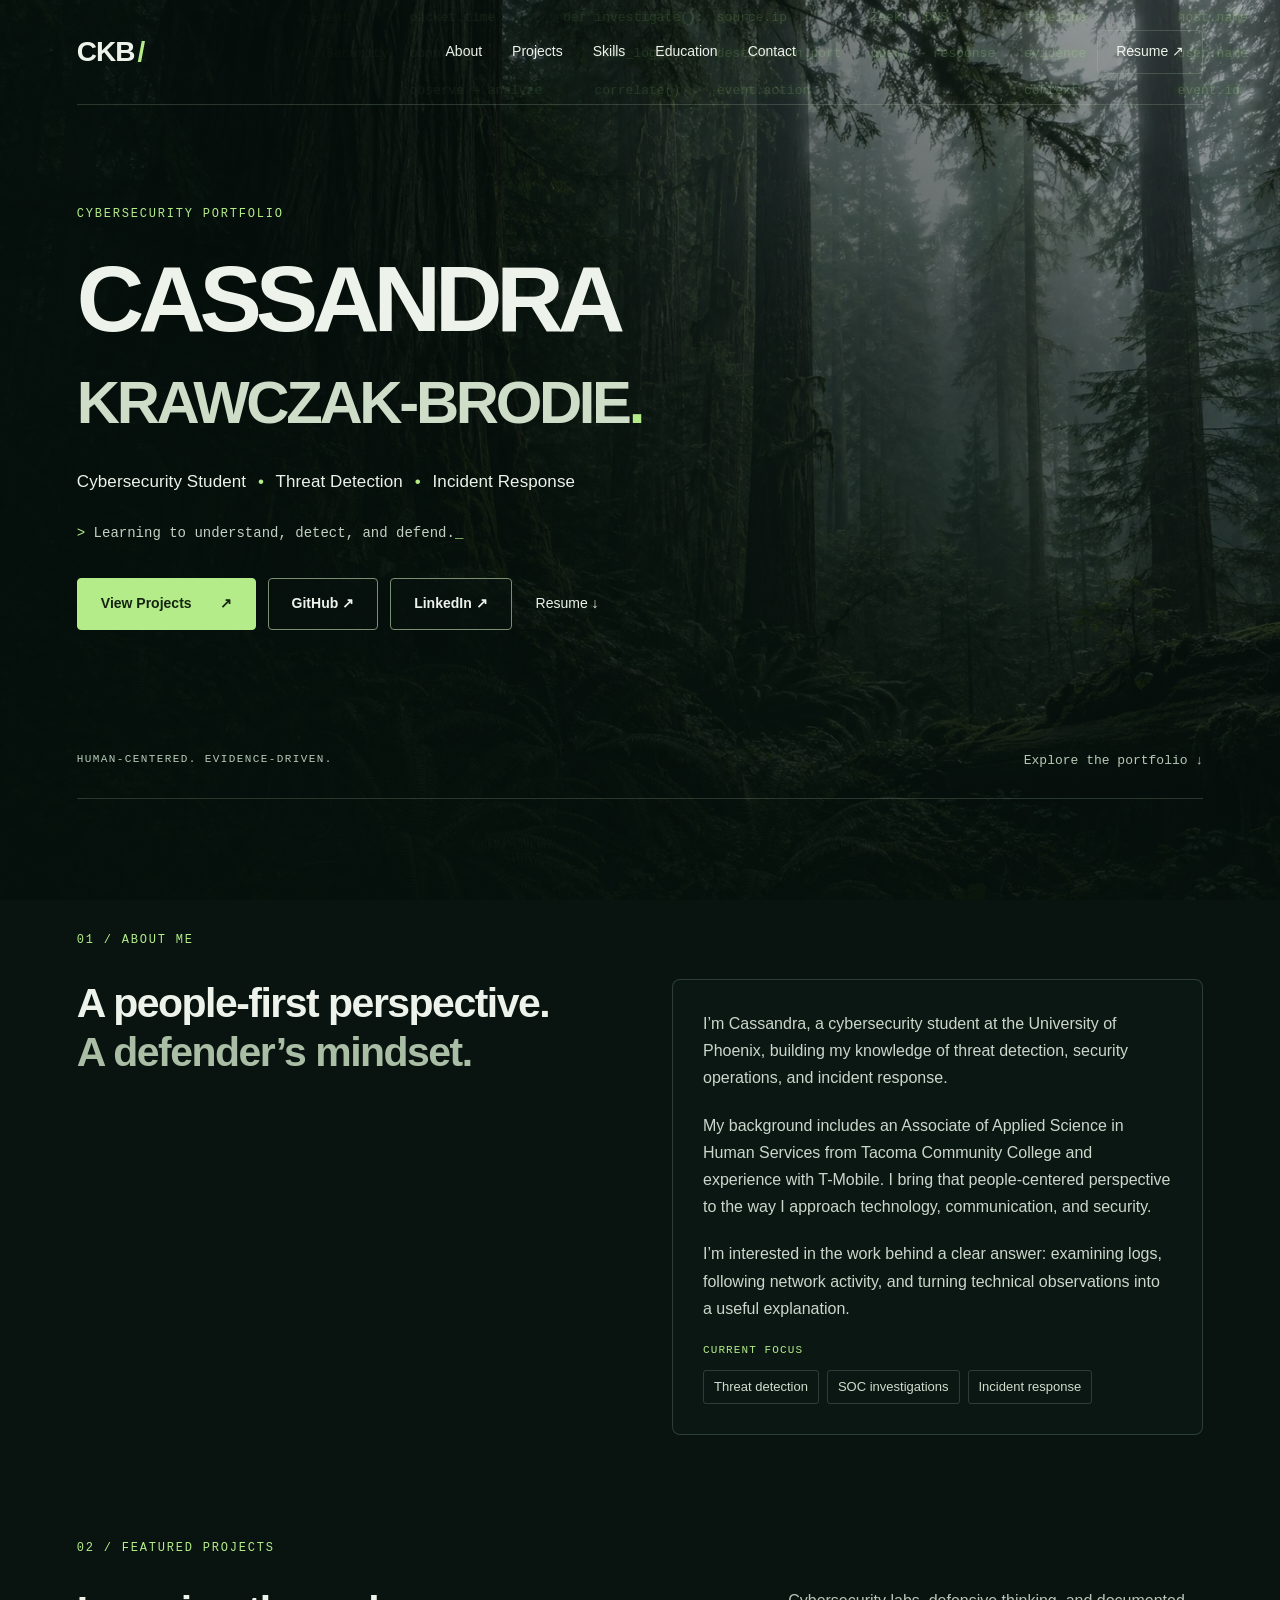
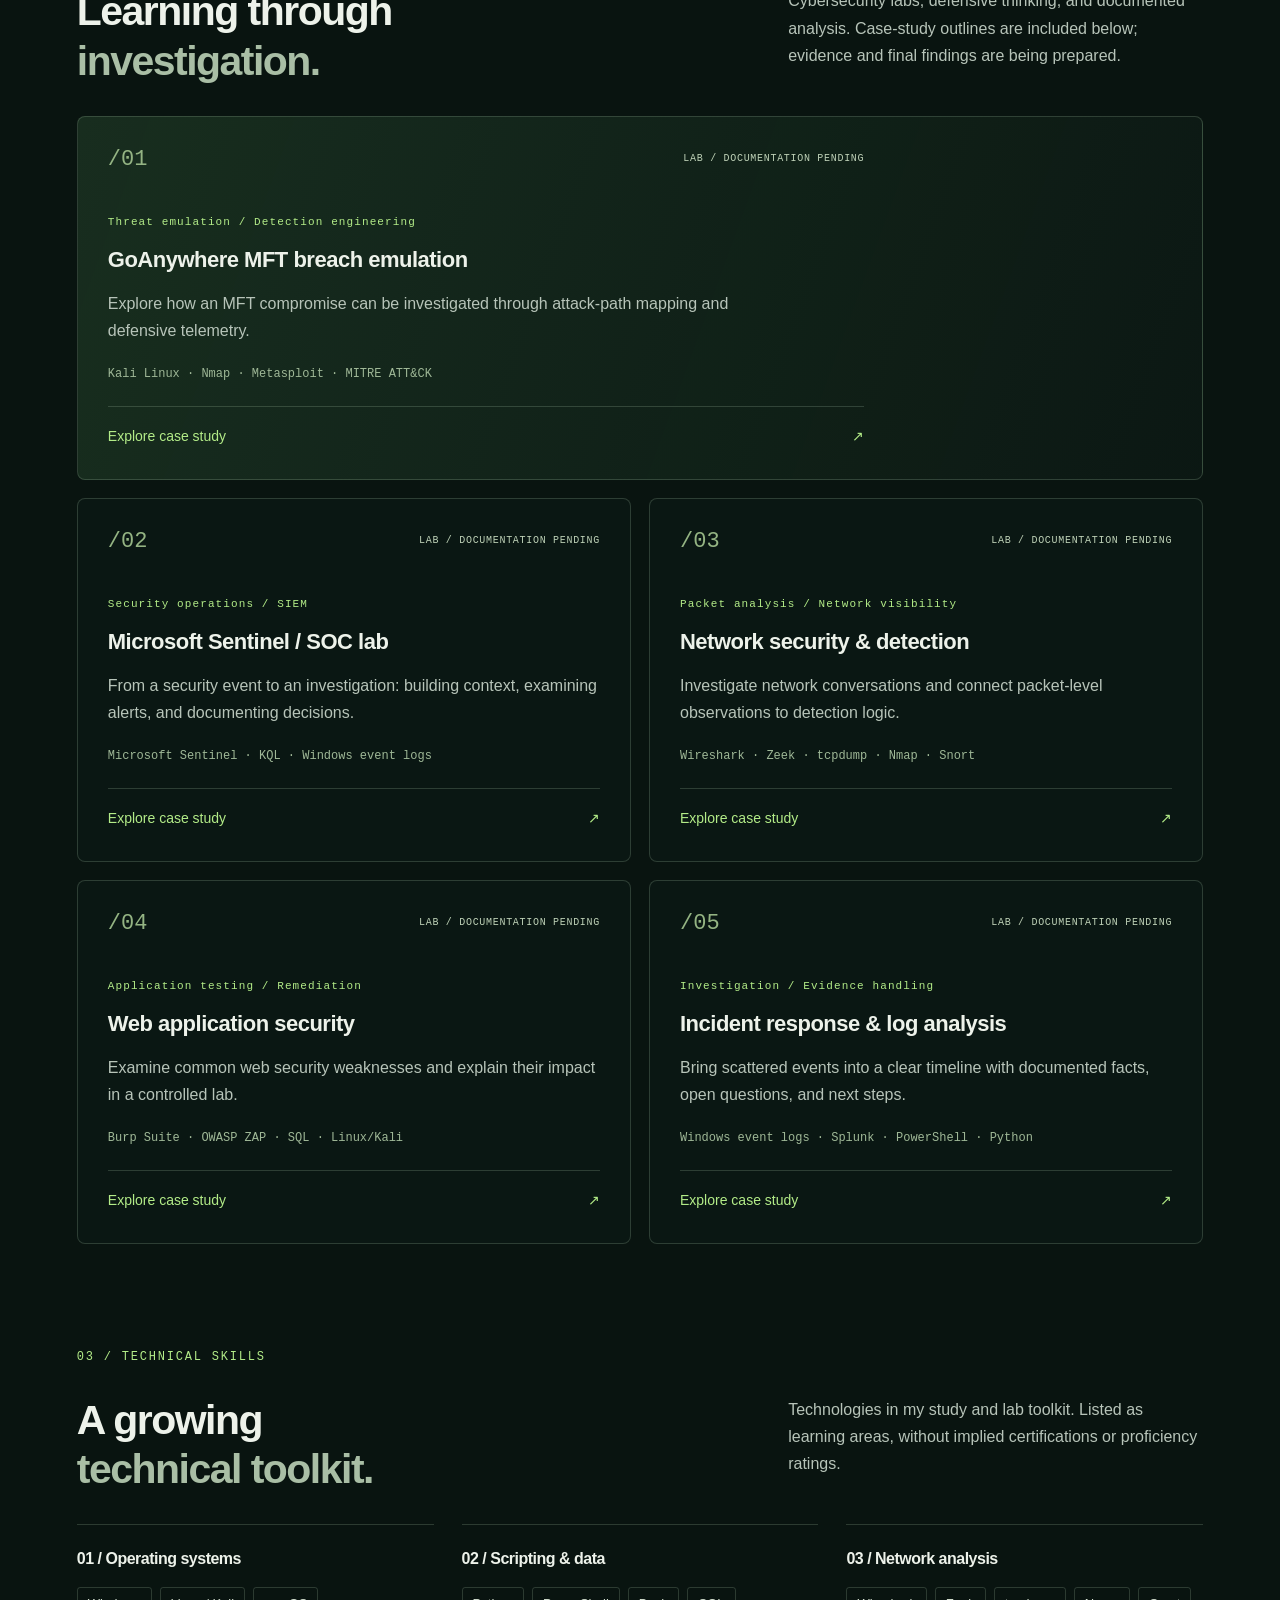
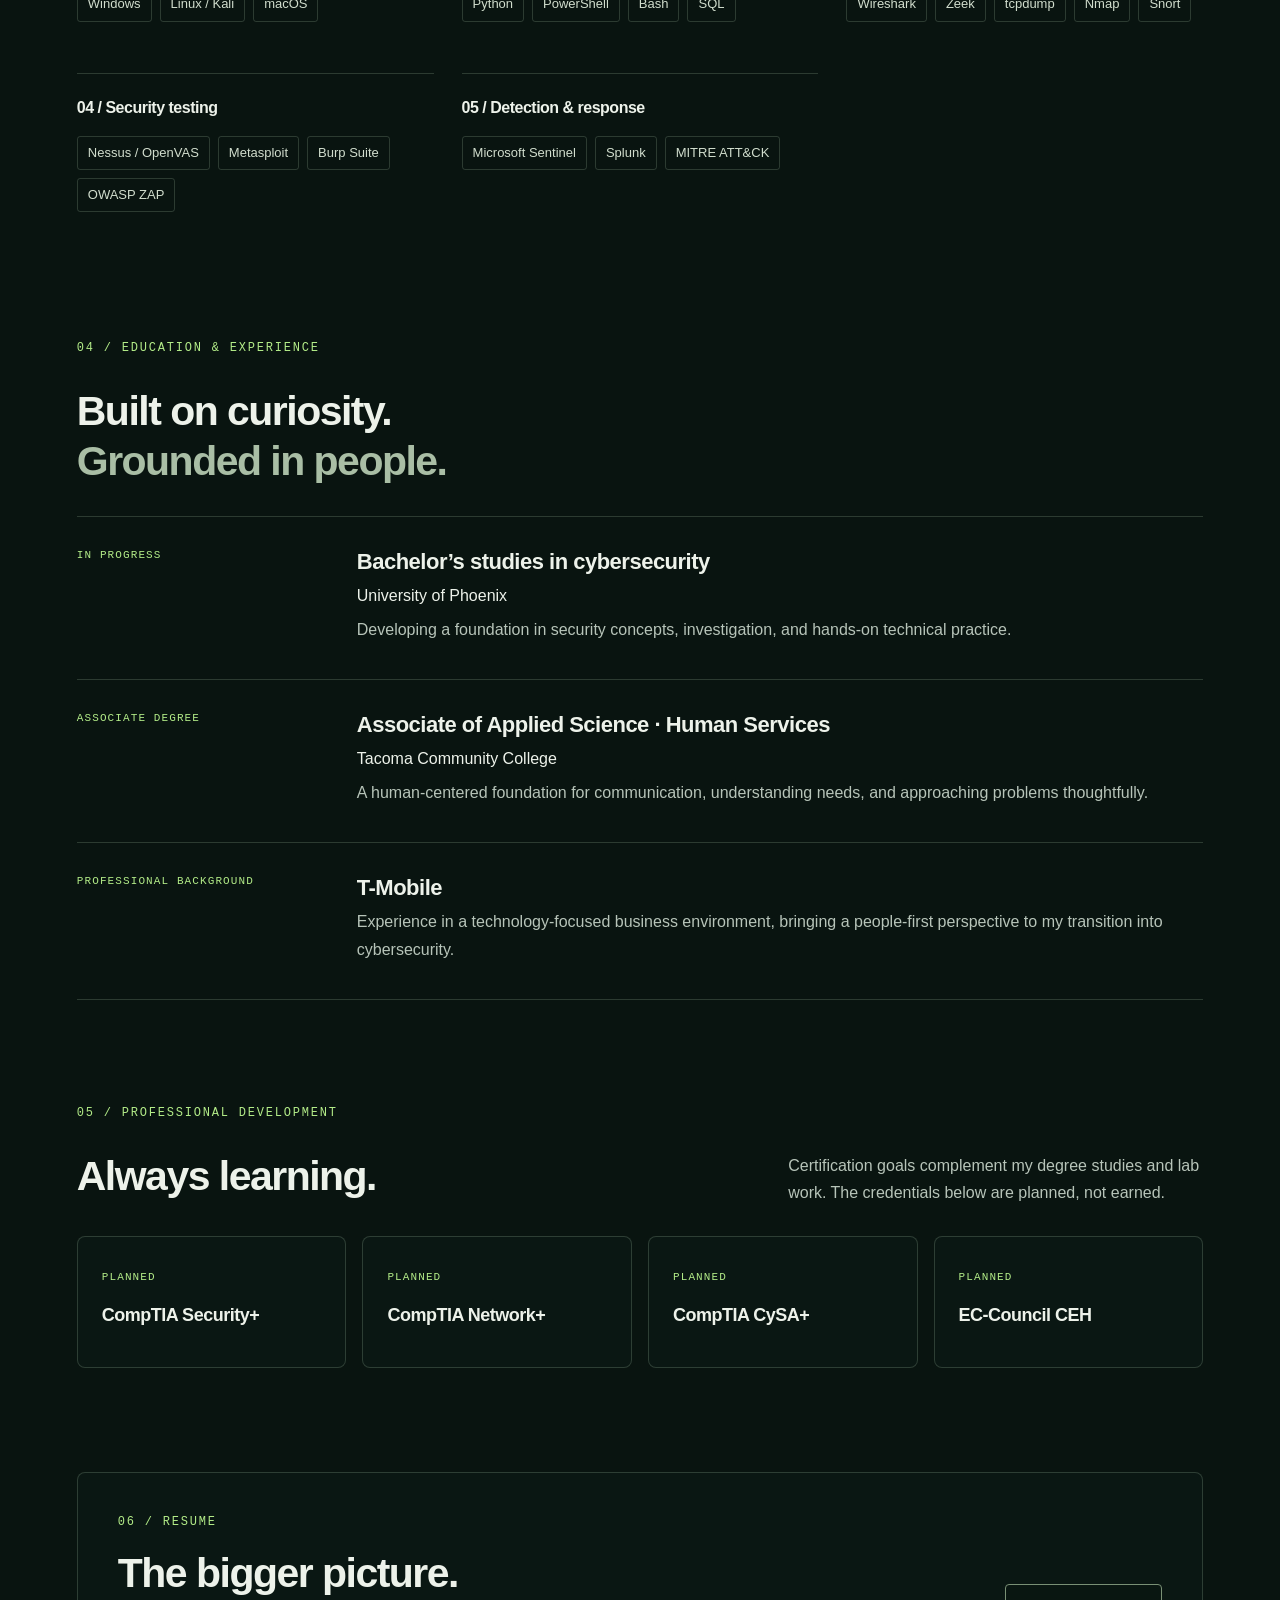
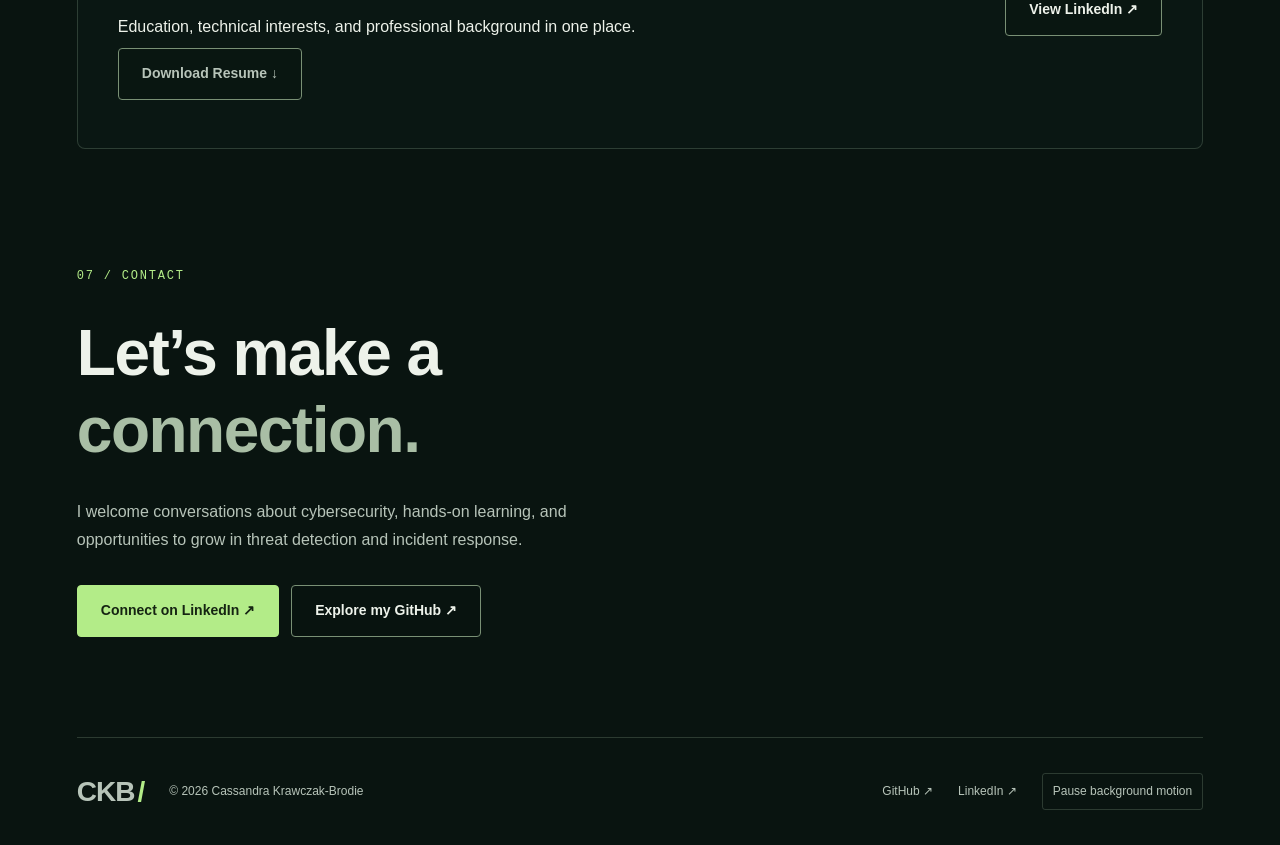
<file: index.html>
<!doctype html><html lang="en"><head><meta charset="utf-8"><meta name="viewport" content="width=device-width,initial-scale=1"><meta name="theme-color" content="#091410"><meta name="description" content="Cassandra Krawczak-Brodie — cybersecurity student focused on threat detection, incident response, and hands-on security learning."><title>Cybersecurity Portfolio | Cassandra Krawczak-Brodie</title><link rel="icon" href="assets/favicon.svg" type="image/svg+xml"><link rel="stylesheet" href="assets/css/style.css"><script src="assets/js/main.js" defer></script></head><body><a class="skip" href="#main">Skip to content</a><div class="forest" aria-hidden="true"></div><div class="code-rain" aria-hidden="true"></div><header class="header wrap"><a class="brand" href="#" aria-label="Cassandra Krawczak-Brodie home">CKB<span>/</span></a><nav aria-label="Main navigation"><a href="#about">About</a><a href="#projects">Projects</a><a href="#skills">Skills</a><a href="#education">Education</a><a href="#contact">Contact</a></nav><a class="nav-resume" href="#resume">Resume ↗</a></header><main id="main"><section class="hero wrap"><p class="eyebrow">CYBERSECURITY PORTFOLIO</p><h1>CASSANDRA<br><span class="surname">KRAWCZAK-<wbr>BRODIE</span><span class="period">.</span></h1><p class="hero-role">Cybersecurity Student <b>•</b> Threat Detection <b>•</b> Incident Response</p><p class="terminal"><span>&gt;</span> Learning to understand, detect, and defend.<span class="cursor" aria-hidden="true">_</span></p><div class="actions"><a class="button primary" href="#projects">View Projects <span>↗</span></a><a class="button" href="https://github.com/cassandrak-cyber?tab=repositories">GitHub ↗</a><a class="button" href="https://www.linkedin.com/in/cassandra-hopkins-14a572345/">LinkedIn ↗</a><a class="text-button" href="#resume">Resume ↓</a></div><div class="hero-bottom"><span>HUMAN-CENTERED. EVIDENCE-DRIVEN.</span><a href="#about">Explore the portfolio ↓</a></div></section>
<section id="about" class="section wrap"><div class="section-label">01 / ABOUT ME</div><div class="about-grid"><h2>A people-first perspective.<br><em>A defender’s mindset.</em></h2><div class="panel about-copy"><p>I’m Cassandra, a cybersecurity student at the University of Phoenix, building my knowledge of threat detection, security operations, and incident response.</p><p>My background includes an Associate of Applied Science in Human Services from Tacoma Community College and experience with T-Mobile. I bring that people-centered perspective to the way I approach technology, communication, and security.</p><p>I’m interested in the work behind a clear answer: examining logs, following network activity, and turning technical observations into a useful explanation.</p><div class="mini-label">CURRENT FOCUS</div><div class="tags"><span>Threat detection</span><span>SOC investigations</span><span>Incident response</span></div></div></div></section>
<section id="projects" class="section wrap"><div class="section-label">02 / FEATURED PROJECTS</div><div class="section-heading"><h2>Learning through<br><em>investigation.</em></h2><p>Cybersecurity labs, defensive thinking, and documented analysis. Case-study outlines are included below; evidence and final findings are being prepared.</p></div><div class="project-grid"><article class="panel project featured"><div class="project-top"><span class="project-number">/01</span><span class="status">LAB / DOCUMENTATION PENDING</span></div><div class="mini-label">Threat emulation / Detection engineering</div><h3>GoAnywhere MFT breach emulation</h3><p>Explore how an MFT compromise can be investigated through attack-path mapping and defensive telemetry.</p><p class="tool-line">Kali Linux · Nmap · Metasploit · MITRE ATT&CK</p><a class="project-link" href="projects/goanywhere.html">Explore case study <span>↗</span></a></article><article class="panel project "><div class="project-top"><span class="project-number">/02</span><span class="status">LAB / DOCUMENTATION PENDING</span></div><div class="mini-label">Security operations / SIEM</div><h3>Microsoft Sentinel / SOC lab</h3><p>From a security event to an investigation: building context, examining alerts, and documenting decisions.</p><p class="tool-line">Microsoft Sentinel · KQL · Windows event logs</p><a class="project-link" href="projects/sentinel.html">Explore case study <span>↗</span></a></article><article class="panel project "><div class="project-top"><span class="project-number">/03</span><span class="status">LAB / DOCUMENTATION PENDING</span></div><div class="mini-label">Packet analysis / Network visibility</div><h3>Network security & detection</h3><p>Investigate network conversations and connect packet-level observations to detection logic.</p><p class="tool-line">Wireshark · Zeek · tcpdump · Nmap · Snort</p><a class="project-link" href="projects/network.html">Explore case study <span>↗</span></a></article><article class="panel project "><div class="project-top"><span class="project-number">/04</span><span class="status">LAB / DOCUMENTATION PENDING</span></div><div class="mini-label">Application testing / Remediation</div><h3>Web application security</h3><p>Examine common web security weaknesses and explain their impact in a controlled lab.</p><p class="tool-line">Burp Suite · OWASP ZAP · SQL · Linux/Kali</p><a class="project-link" href="projects/web-security.html">Explore case study <span>↗</span></a></article><article class="panel project "><div class="project-top"><span class="project-number">/05</span><span class="status">LAB / DOCUMENTATION PENDING</span></div><div class="mini-label">Investigation / Evidence handling</div><h3>Incident response & log analysis</h3><p>Bring scattered events into a clear timeline with documented facts, open questions, and next steps.</p><p class="tool-line">Windows event logs · Splunk · PowerShell · Python</p><a class="project-link" href="projects/incident-response.html">Explore case study <span>↗</span></a></article></div></section><section id="skills" class="section wrap"><div class="section-label">03 / TECHNICAL SKILLS</div><div class="section-heading"><h2>A growing<br><em>technical toolkit.</em></h2><p>Technologies in my study and lab toolkit. Listed as learning areas, without implied certifications or proficiency ratings.</p></div><div class="skills-grid"><div class="skill-group"><h3>01 / Operating systems</h3><div class="tags"><span>Windows</span><span>Linux / Kali</span><span>macOS</span></div></div><div class="skill-group"><h3>02 / Scripting & data</h3><div class="tags"><span>Python</span><span>PowerShell</span><span>Bash</span><span>SQL</span></div></div><div class="skill-group"><h3>03 / Network analysis</h3><div class="tags"><span>Wireshark</span><span>Zeek</span><span>tcpdump</span><span>Nmap</span><span>Snort</span></div></div><div class="skill-group"><h3>04 / Security testing</h3><div class="tags"><span>Nessus / OpenVAS</span><span>Metasploit</span><span>Burp Suite</span><span>OWASP ZAP</span></div></div><div class="skill-group"><h3>05 / Detection & response</h3><div class="tags"><span>Microsoft Sentinel</span><span>Splunk</span><span>MITRE ATT&CK</span></div></div></div></section><section id="education" class="section wrap"><div class="section-label">04 / EDUCATION & EXPERIENCE</div><h2>Built on curiosity.<br><em>Grounded in people.</em></h2><div class="timeline"><article><span class="mini-label">IN PROGRESS</span><div><h3>Bachelor’s studies in cybersecurity</h3><p>University of Phoenix</p><p class="muted">Developing a foundation in security concepts, investigation, and hands-on technical practice.</p></div></article><article><span class="mini-label">ASSOCIATE DEGREE</span><div><h3>Associate of Applied Science · Human Services</h3><p>Tacoma Community College</p><p class="muted">A human-centered foundation for communication, understanding needs, and approaching problems thoughtfully.</p></div></article><article><span class="mini-label">PROFESSIONAL BACKGROUND</span><div><h3>T-Mobile</h3><p class="muted">Experience in a technology-focused business environment, bringing a people-first perspective to my transition into cybersecurity.</p></div></article></div></section>
<section id="certifications" class="section wrap"><div class="section-label">05 / PROFESSIONAL DEVELOPMENT</div><div class="section-heading"><h2>Always learning.</h2><p>Certification goals complement my degree studies and lab work. The credentials below are planned, not earned.</p></div><div class="certs"><div class="panel cert"><span class="mini-label">PLANNED</span><h3>CompTIA Security+</h3></div><div class="panel cert"><span class="mini-label">PLANNED</span><h3>CompTIA Network+</h3></div><div class="panel cert"><span class="mini-label">PLANNED</span><h3>CompTIA CySA+</h3></div><div class="panel cert"><span class="mini-label">PLANNED</span><h3>EC-Council CEH</h3></div></div></section><section id="resume" class="section wrap"><div class="panel resume"><div><div class="section-label">06 / RESUME</div><h2>The bigger picture.</h2><p>Education, technical interests, and professional background in one place.</p><p class="muted"> <a class="button" href="assets/Cassandra-Krawczak-Brodie-Resume.pdf" download>Download Resume ↓</a> </p></div><a class="button" href="https://www.linkedin.com/in/cassandra-hopkins-14a572345/">View LinkedIn ↗</a></div></section><section id="contact" class="section wrap contact"><div class="section-label">07 / CONTACT</div><h2>Let’s make a<br><em>connection.</em></h2><p>I welcome conversations about cybersecurity, hands-on learning, and opportunities to grow in threat detection and incident response.</p><div class="actions"><a class="button primary" href="https://www.linkedin.com/in/cassandra-hopkins-14a572345/">Connect on LinkedIn ↗</a><a class="button" href="https://github.com/cassandrak-cyber?tab=repositories">Explore my GitHub ↗</a></div></section></main><footer class="wrap"><a class="brand" href="index.html">CKB<span>/</span></a><p>© <span data-year>2026</span> Cassandra Krawczak-Brodie</p><a href="https://github.com/cassandrak-cyber?tab=repositories">GitHub ↗</a><a href="https://www.linkedin.com/in/cassandra-hopkins-14a572345/">LinkedIn ↗</a><button class="motion" hidden type="button" aria-pressed="false">Pause background motion</button></footer></body></html>
</file>
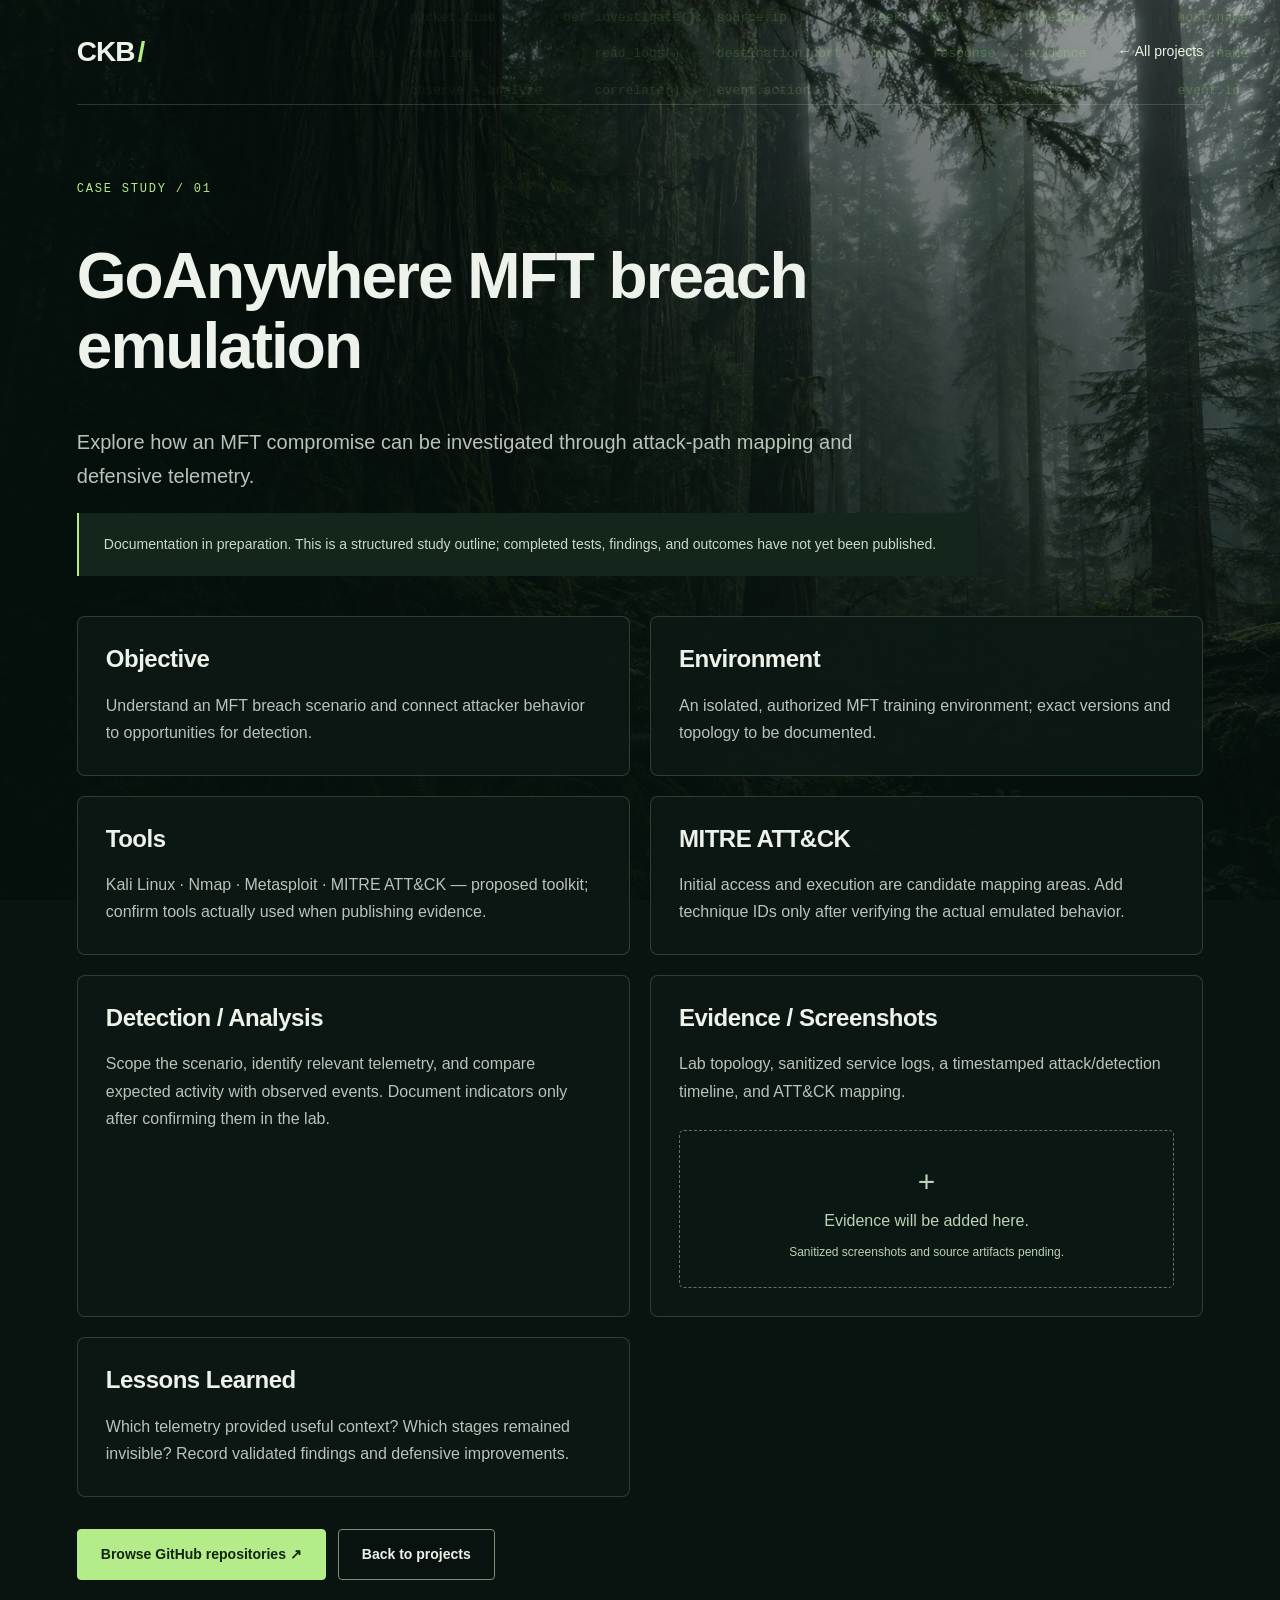
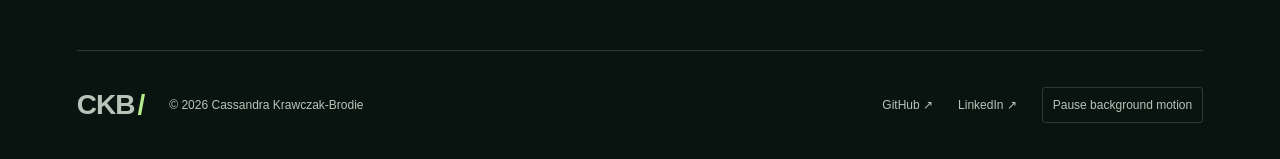
<file: projects/goanywhere.html>
<!doctype html><html lang="en"><head><meta charset="utf-8"><meta name="viewport" content="width=device-width,initial-scale=1"><meta name="theme-color" content="#091410"><meta name="description" content="Cassandra Krawczak-Brodie — cybersecurity student focused on threat detection, incident response, and hands-on security learning."><title>GoAnywhere MFT breach emulation | Cassandra Krawczak-Brodie</title><link rel="icon" href="../assets/favicon.svg" type="image/svg+xml"><link rel="stylesheet" href="../assets/css/style.css"><script src="../assets/js/main.js" defer></script></head><body><a class="skip" href="#main">Skip to content</a><div class="forest" aria-hidden="true"></div><div class="code-rain" aria-hidden="true"></div><header class="header wrap"><a class="brand" href="../index.html">CKB<span>/</span></a><a class="back" href="../index.html#projects">← All projects</a></header><main id="main" class="wrap case"><p class="eyebrow">CASE STUDY / 01</p><h1>GoAnywhere MFT breach emulation</h1><p class="case-intro">Explore how an MFT compromise can be investigated through attack-path mapping and defensive telemetry.</p><p class="notice">Documentation in preparation. This is a structured study outline; completed tests, findings, and outcomes have not yet been published.</p><div class="case-grid"><section class="panel case-block"><h2>Objective</h2><p>Understand an MFT breach scenario and connect attacker behavior to opportunities for detection.</p></section><section class="panel case-block"><h2>Environment</h2><p>An isolated, authorized MFT training environment; exact versions and topology to be documented.</p></section><section class="panel case-block"><h2>Tools</h2><p>Kali Linux · Nmap · Metasploit · MITRE ATT&CK — proposed toolkit; confirm tools actually used when publishing evidence.</p></section><section class="panel case-block"><h2>MITRE ATT&CK</h2><p>Initial access and execution are candidate mapping areas. Add technique IDs only after verifying the actual emulated behavior.</p></section><section class="panel case-block"><h2>Detection / Analysis</h2><p>Scope the scenario, identify relevant telemetry, and compare expected activity with observed events. Document indicators only after confirming them in the lab.</p></section><section class="panel case-block"><h2>Evidence / Screenshots</h2><p>Lab topology, sanitized service logs, a timestamped attack/detection timeline, and ATT&CK mapping.</p><div class="evidence-placeholder"><span>+</span> Evidence will be added here.<small>Sanitized screenshots and source artifacts pending.</small></div></section><section class="panel case-block"><h2>Lessons Learned</h2><p>Which telemetry provided useful context? Which stages remained invisible? Record validated findings and defensive improvements.</p></section></div><div class="actions"><a class="button primary" href="https://github.com/cassandrak-cyber?tab=repositories">Browse GitHub repositories ↗</a><a class="button" href="../index.html#projects">Back to projects</a></div></main><footer class="wrap"><a class="brand" href="../index.html">CKB<span>/</span></a><p>© <span data-year>2026</span> Cassandra Krawczak-Brodie</p><a href="https://github.com/cassandrak-cyber?tab=repositories">GitHub ↗</a><a href="https://www.linkedin.com/in/cassandra-hopkins-14a572345/">LinkedIn ↗</a><button class="motion" hidden type="button" aria-pressed="false">Pause background motion</button></footer></body></html>
</file>
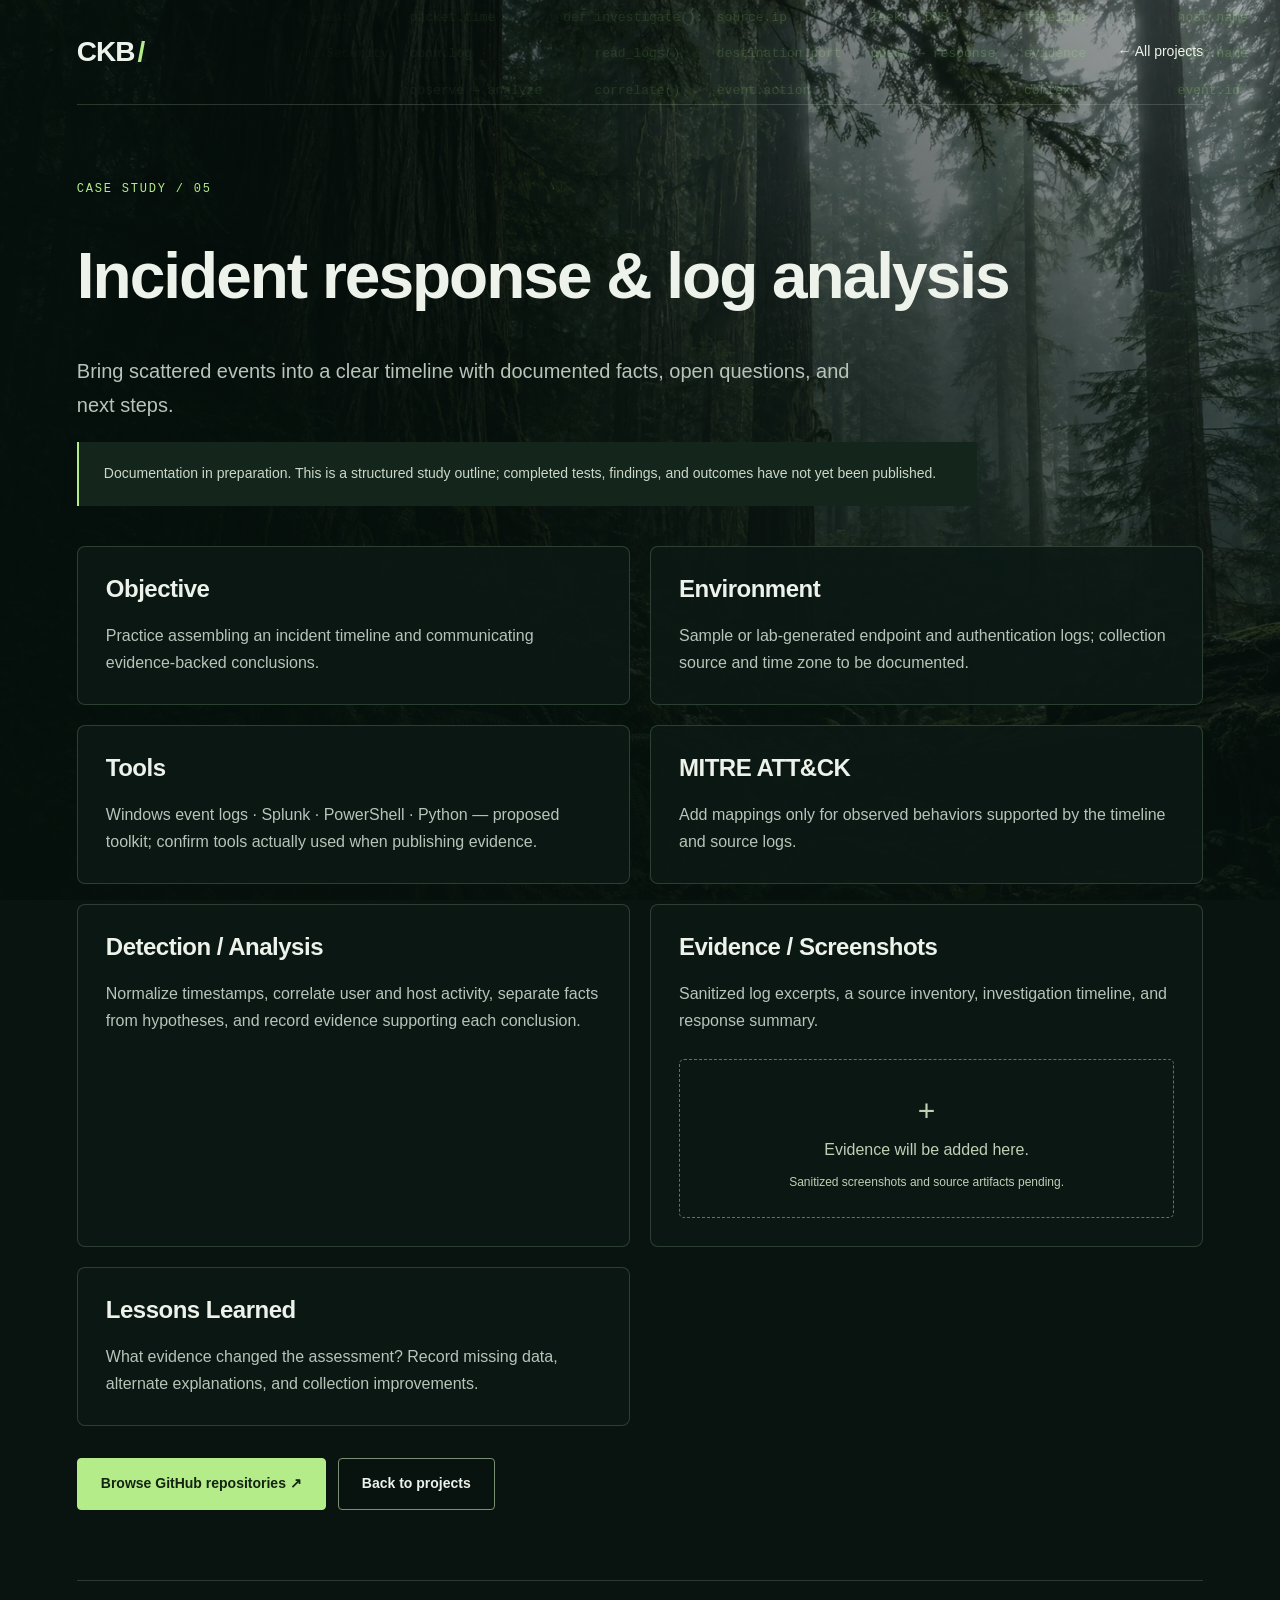
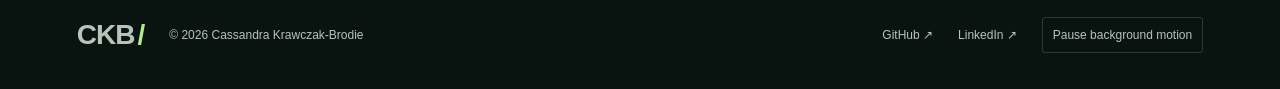
<file: projects/incident-response.html>
<!doctype html><html lang="en"><head><meta charset="utf-8"><meta name="viewport" content="width=device-width,initial-scale=1"><meta name="theme-color" content="#091410"><meta name="description" content="Cassandra Krawczak-Brodie — cybersecurity student focused on threat detection, incident response, and hands-on security learning."><title>Incident response & log analysis | Cassandra Krawczak-Brodie</title><link rel="icon" href="../assets/favicon.svg" type="image/svg+xml"><link rel="stylesheet" href="../assets/css/style.css"><script src="../assets/js/main.js" defer></script></head><body><a class="skip" href="#main">Skip to content</a><div class="forest" aria-hidden="true"></div><div class="code-rain" aria-hidden="true"></div><header class="header wrap"><a class="brand" href="../index.html">CKB<span>/</span></a><a class="back" href="../index.html#projects">← All projects</a></header><main id="main" class="wrap case"><p class="eyebrow">CASE STUDY / 05</p><h1>Incident response & log analysis</h1><p class="case-intro">Bring scattered events into a clear timeline with documented facts, open questions, and next steps.</p><p class="notice">Documentation in preparation. This is a structured study outline; completed tests, findings, and outcomes have not yet been published.</p><div class="case-grid"><section class="panel case-block"><h2>Objective</h2><p>Practice assembling an incident timeline and communicating evidence-backed conclusions.</p></section><section class="panel case-block"><h2>Environment</h2><p>Sample or lab-generated endpoint and authentication logs; collection source and time zone to be documented.</p></section><section class="panel case-block"><h2>Tools</h2><p>Windows event logs · Splunk · PowerShell · Python — proposed toolkit; confirm tools actually used when publishing evidence.</p></section><section class="panel case-block"><h2>MITRE ATT&CK</h2><p>Add mappings only for observed behaviors supported by the timeline and source logs.</p></section><section class="panel case-block"><h2>Detection / Analysis</h2><p>Normalize timestamps, correlate user and host activity, separate facts from hypotheses, and record evidence supporting each conclusion.</p></section><section class="panel case-block"><h2>Evidence / Screenshots</h2><p>Sanitized log excerpts, a source inventory, investigation timeline, and response summary.</p><div class="evidence-placeholder"><span>+</span> Evidence will be added here.<small>Sanitized screenshots and source artifacts pending.</small></div></section><section class="panel case-block"><h2>Lessons Learned</h2><p>What evidence changed the assessment? Record missing data, alternate explanations, and collection improvements.</p></section></div><div class="actions"><a class="button primary" href="https://github.com/cassandrak-cyber?tab=repositories">Browse GitHub repositories ↗</a><a class="button" href="../index.html#projects">Back to projects</a></div></main><footer class="wrap"><a class="brand" href="../index.html">CKB<span>/</span></a><p>© <span data-year>2026</span> Cassandra Krawczak-Brodie</p><a href="https://github.com/cassandrak-cyber?tab=repositories">GitHub ↗</a><a href="https://www.linkedin.com/in/cassandra-hopkins-14a572345/">LinkedIn ↗</a><button class="motion" hidden type="button" aria-pressed="false">Pause background motion</button></footer></body></html>
</file>
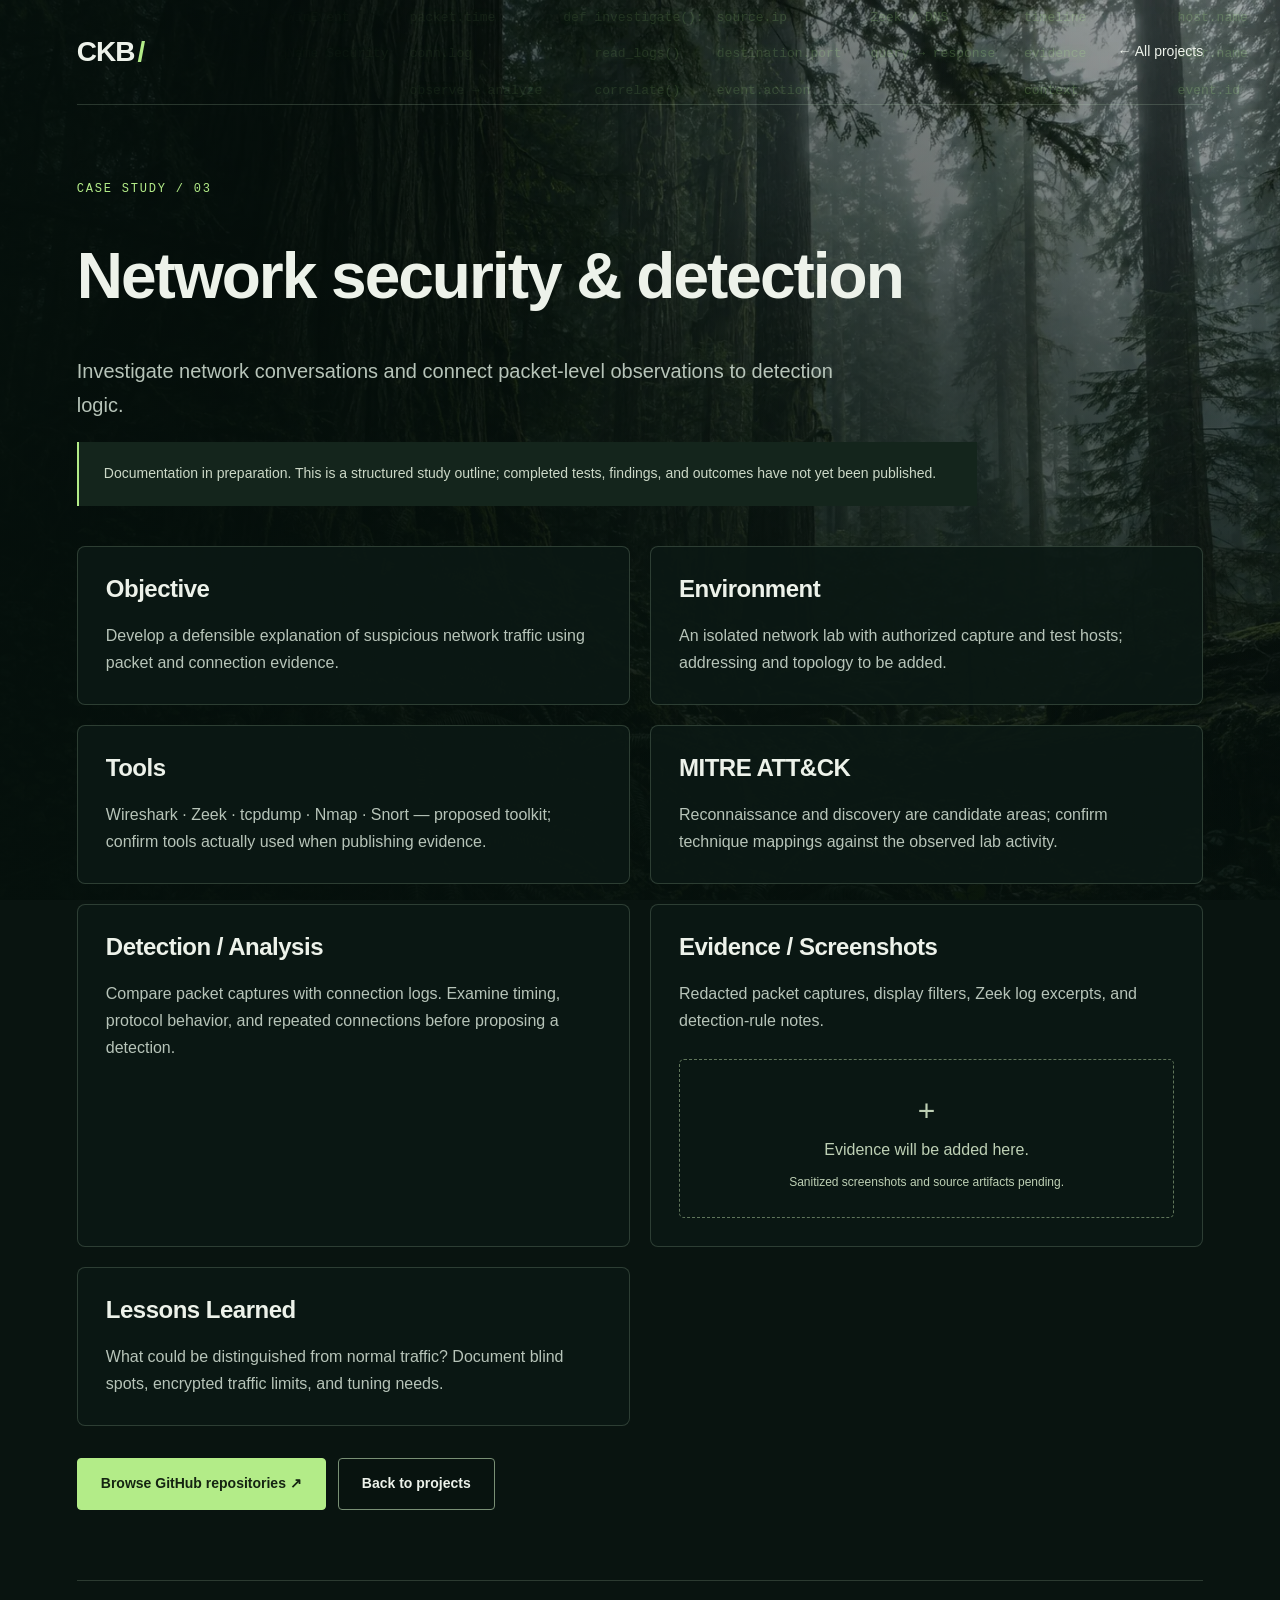
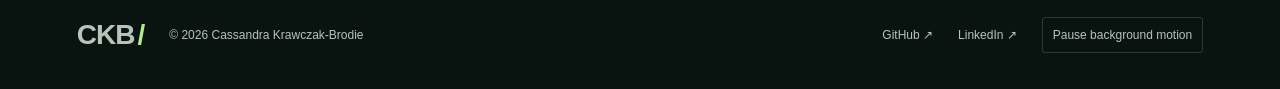
<file: projects/network.html>
<!doctype html><html lang="en"><head><meta charset="utf-8"><meta name="viewport" content="width=device-width,initial-scale=1"><meta name="theme-color" content="#091410"><meta name="description" content="Cassandra Krawczak-Brodie — cybersecurity student focused on threat detection, incident response, and hands-on security learning."><title>Network security & detection | Cassandra Krawczak-Brodie</title><link rel="icon" href="../assets/favicon.svg" type="image/svg+xml"><link rel="stylesheet" href="../assets/css/style.css"><script src="../assets/js/main.js" defer></script></head><body><a class="skip" href="#main">Skip to content</a><div class="forest" aria-hidden="true"></div><div class="code-rain" aria-hidden="true"></div><header class="header wrap"><a class="brand" href="../index.html">CKB<span>/</span></a><a class="back" href="../index.html#projects">← All projects</a></header><main id="main" class="wrap case"><p class="eyebrow">CASE STUDY / 03</p><h1>Network security & detection</h1><p class="case-intro">Investigate network conversations and connect packet-level observations to detection logic.</p><p class="notice">Documentation in preparation. This is a structured study outline; completed tests, findings, and outcomes have not yet been published.</p><div class="case-grid"><section class="panel case-block"><h2>Objective</h2><p>Develop a defensible explanation of suspicious network traffic using packet and connection evidence.</p></section><section class="panel case-block"><h2>Environment</h2><p>An isolated network lab with authorized capture and test hosts; addressing and topology to be added.</p></section><section class="panel case-block"><h2>Tools</h2><p>Wireshark · Zeek · tcpdump · Nmap · Snort — proposed toolkit; confirm tools actually used when publishing evidence.</p></section><section class="panel case-block"><h2>MITRE ATT&CK</h2><p>Reconnaissance and discovery are candidate areas; confirm technique mappings against the observed lab activity.</p></section><section class="panel case-block"><h2>Detection / Analysis</h2><p>Compare packet captures with connection logs. Examine timing, protocol behavior, and repeated connections before proposing a detection.</p></section><section class="panel case-block"><h2>Evidence / Screenshots</h2><p>Redacted packet captures, display filters, Zeek log excerpts, and detection-rule notes.</p><div class="evidence-placeholder"><span>+</span> Evidence will be added here.<small>Sanitized screenshots and source artifacts pending.</small></div></section><section class="panel case-block"><h2>Lessons Learned</h2><p>What could be distinguished from normal traffic? Document blind spots, encrypted traffic limits, and tuning needs.</p></section></div><div class="actions"><a class="button primary" href="https://github.com/cassandrak-cyber?tab=repositories">Browse GitHub repositories ↗</a><a class="button" href="../index.html#projects">Back to projects</a></div></main><footer class="wrap"><a class="brand" href="../index.html">CKB<span>/</span></a><p>© <span data-year>2026</span> Cassandra Krawczak-Brodie</p><a href="https://github.com/cassandrak-cyber?tab=repositories">GitHub ↗</a><a href="https://www.linkedin.com/in/cassandra-hopkins-14a572345/">LinkedIn ↗</a><button class="motion" hidden type="button" aria-pressed="false">Pause background motion</button></footer></body></html>
</file>
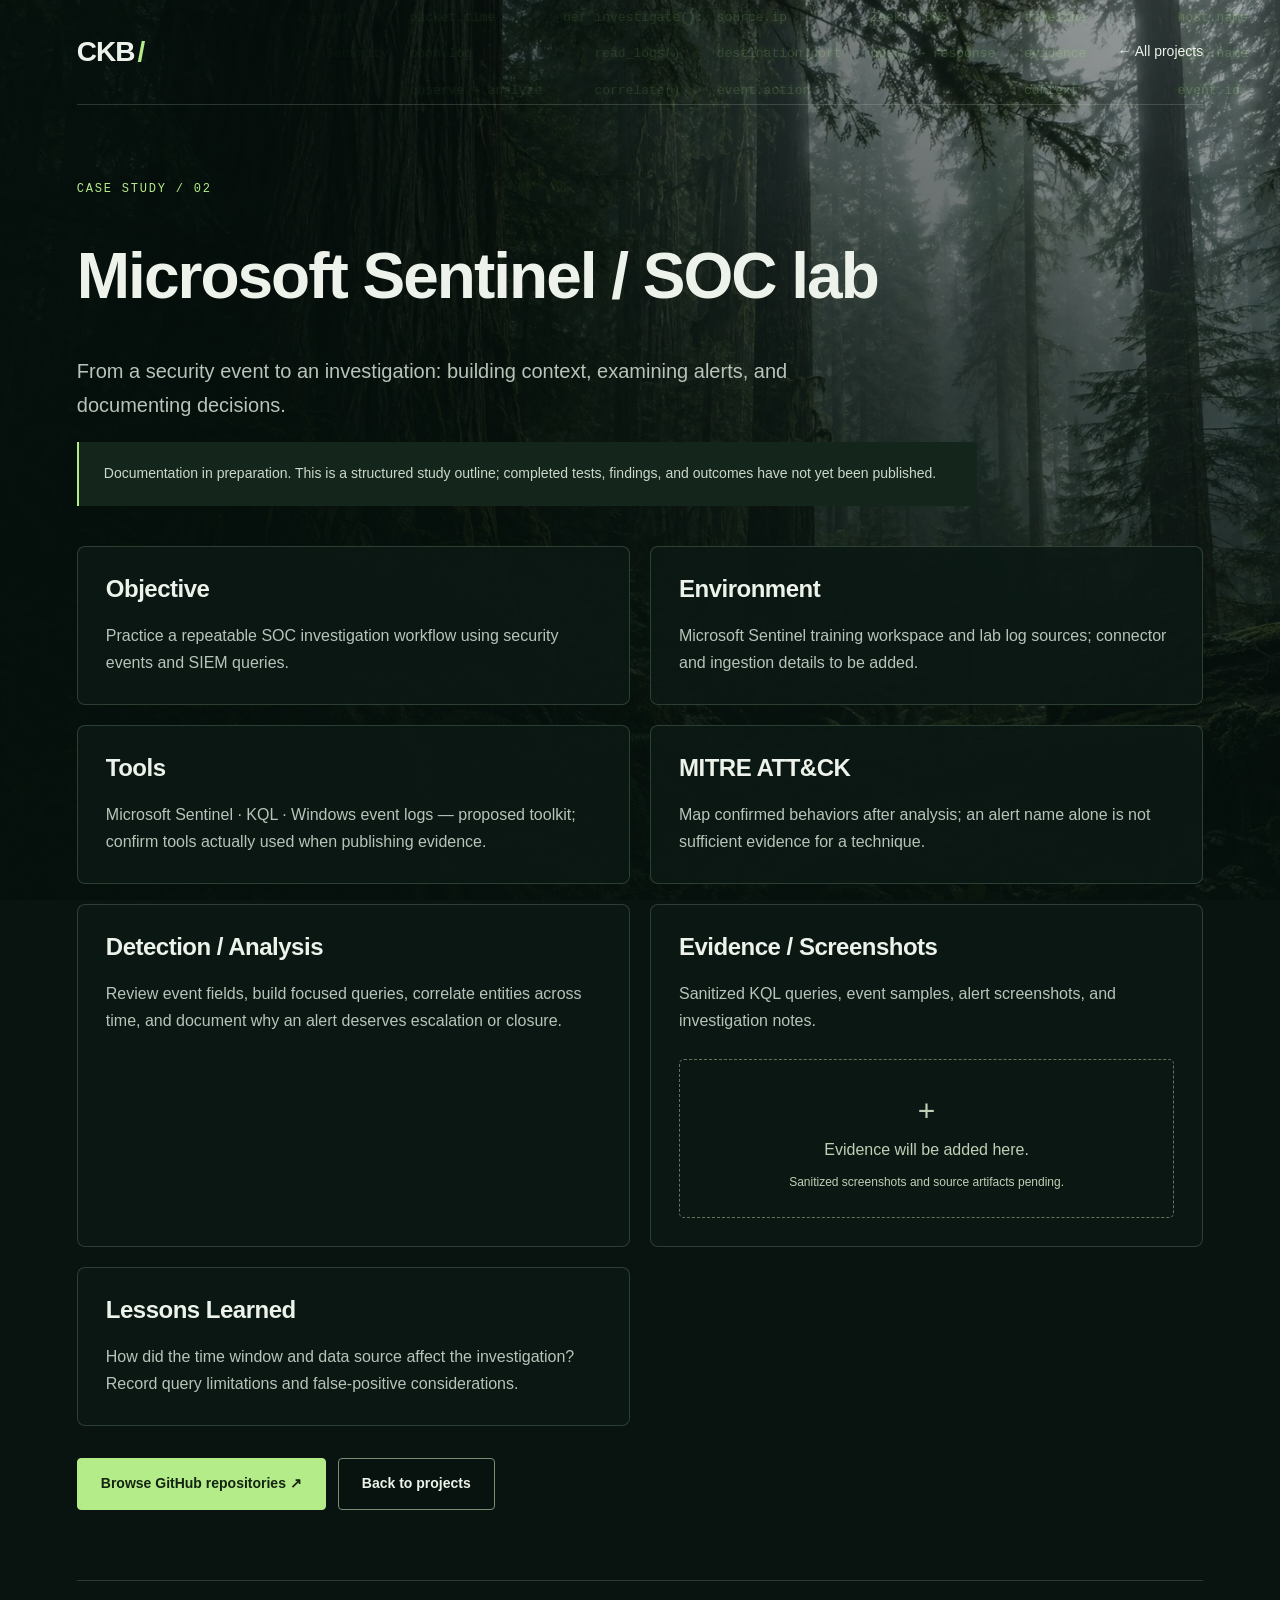
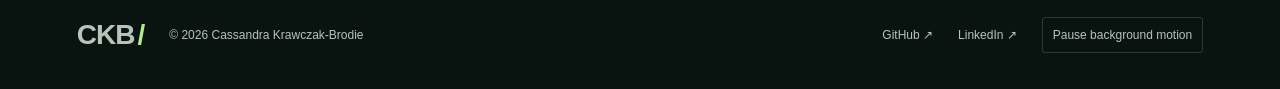
<file: projects/sentinel.html>
<!doctype html><html lang="en"><head><meta charset="utf-8"><meta name="viewport" content="width=device-width,initial-scale=1"><meta name="theme-color" content="#091410"><meta name="description" content="Cassandra Krawczak-Brodie — cybersecurity student focused on threat detection, incident response, and hands-on security learning."><title>Microsoft Sentinel / SOC lab | Cassandra Krawczak-Brodie</title><link rel="icon" href="../assets/favicon.svg" type="image/svg+xml"><link rel="stylesheet" href="../assets/css/style.css"><script src="../assets/js/main.js" defer></script></head><body><a class="skip" href="#main">Skip to content</a><div class="forest" aria-hidden="true"></div><div class="code-rain" aria-hidden="true"></div><header class="header wrap"><a class="brand" href="../index.html">CKB<span>/</span></a><a class="back" href="../index.html#projects">← All projects</a></header><main id="main" class="wrap case"><p class="eyebrow">CASE STUDY / 02</p><h1>Microsoft Sentinel / SOC lab</h1><p class="case-intro">From a security event to an investigation: building context, examining alerts, and documenting decisions.</p><p class="notice">Documentation in preparation. This is a structured study outline; completed tests, findings, and outcomes have not yet been published.</p><div class="case-grid"><section class="panel case-block"><h2>Objective</h2><p>Practice a repeatable SOC investigation workflow using security events and SIEM queries.</p></section><section class="panel case-block"><h2>Environment</h2><p>Microsoft Sentinel training workspace and lab log sources; connector and ingestion details to be added.</p></section><section class="panel case-block"><h2>Tools</h2><p>Microsoft Sentinel · KQL · Windows event logs — proposed toolkit; confirm tools actually used when publishing evidence.</p></section><section class="panel case-block"><h2>MITRE ATT&CK</h2><p>Map confirmed behaviors after analysis; an alert name alone is not sufficient evidence for a technique.</p></section><section class="panel case-block"><h2>Detection / Analysis</h2><p>Review event fields, build focused queries, correlate entities across time, and document why an alert deserves escalation or closure.</p></section><section class="panel case-block"><h2>Evidence / Screenshots</h2><p>Sanitized KQL queries, event samples, alert screenshots, and investigation notes.</p><div class="evidence-placeholder"><span>+</span> Evidence will be added here.<small>Sanitized screenshots and source artifacts pending.</small></div></section><section class="panel case-block"><h2>Lessons Learned</h2><p>How did the time window and data source affect the investigation? Record query limitations and false-positive considerations.</p></section></div><div class="actions"><a class="button primary" href="https://github.com/cassandrak-cyber?tab=repositories">Browse GitHub repositories ↗</a><a class="button" href="../index.html#projects">Back to projects</a></div></main><footer class="wrap"><a class="brand" href="../index.html">CKB<span>/</span></a><p>© <span data-year>2026</span> Cassandra Krawczak-Brodie</p><a href="https://github.com/cassandrak-cyber?tab=repositories">GitHub ↗</a><a href="https://www.linkedin.com/in/cassandra-hopkins-14a572345/">LinkedIn ↗</a><button class="motion" hidden type="button" aria-pressed="false">Pause background motion</button></footer></body></html>
</file>
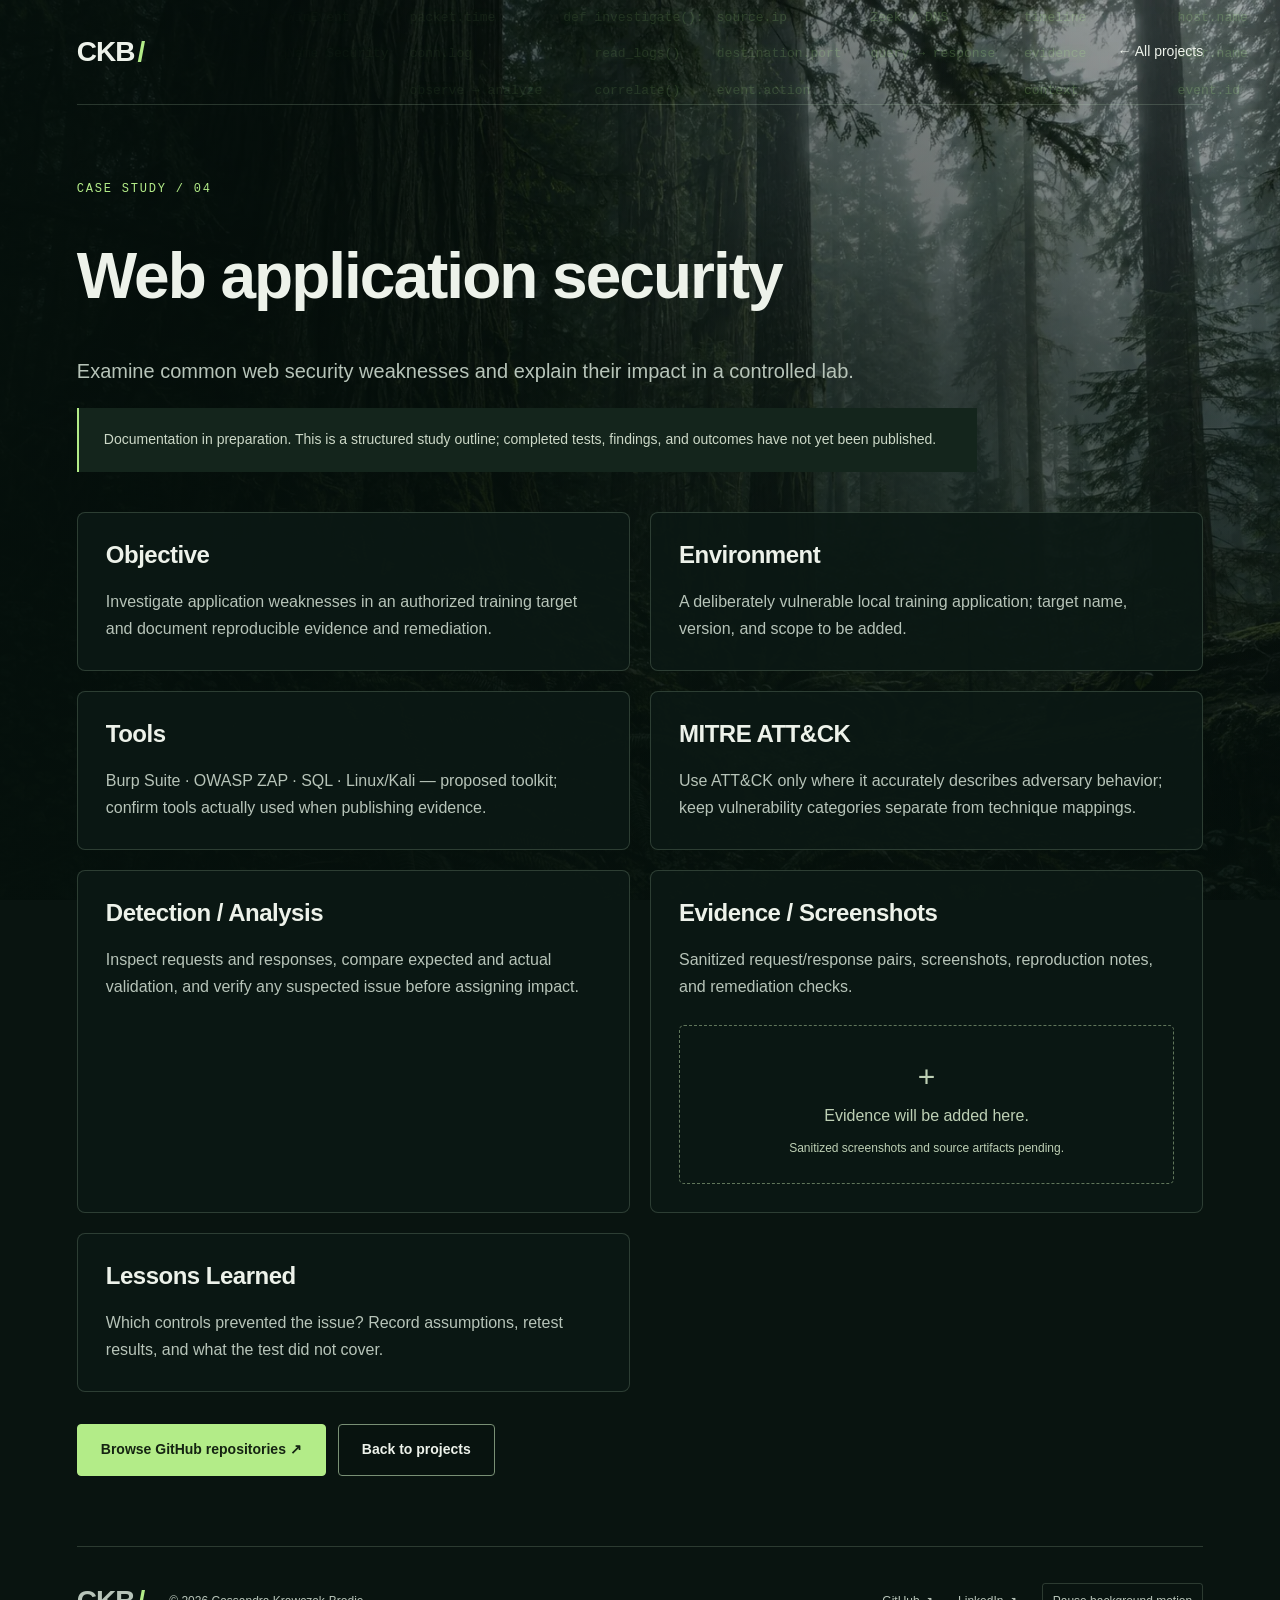
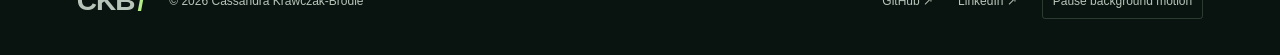
<file: projects/web-security.html>
<!doctype html><html lang="en"><head><meta charset="utf-8"><meta name="viewport" content="width=device-width,initial-scale=1"><meta name="theme-color" content="#091410"><meta name="description" content="Cassandra Krawczak-Brodie — cybersecurity student focused on threat detection, incident response, and hands-on security learning."><title>Web application security | Cassandra Krawczak-Brodie</title><link rel="icon" href="../assets/favicon.svg" type="image/svg+xml"><link rel="stylesheet" href="../assets/css/style.css"><script src="../assets/js/main.js" defer></script></head><body><a class="skip" href="#main">Skip to content</a><div class="forest" aria-hidden="true"></div><div class="code-rain" aria-hidden="true"></div><header class="header wrap"><a class="brand" href="../index.html">CKB<span>/</span></a><a class="back" href="../index.html#projects">← All projects</a></header><main id="main" class="wrap case"><p class="eyebrow">CASE STUDY / 04</p><h1>Web application security</h1><p class="case-intro">Examine common web security weaknesses and explain their impact in a controlled lab.</p><p class="notice">Documentation in preparation. This is a structured study outline; completed tests, findings, and outcomes have not yet been published.</p><div class="case-grid"><section class="panel case-block"><h2>Objective</h2><p>Investigate application weaknesses in an authorized training target and document reproducible evidence and remediation.</p></section><section class="panel case-block"><h2>Environment</h2><p>A deliberately vulnerable local training application; target name, version, and scope to be added.</p></section><section class="panel case-block"><h2>Tools</h2><p>Burp Suite · OWASP ZAP · SQL · Linux/Kali — proposed toolkit; confirm tools actually used when publishing evidence.</p></section><section class="panel case-block"><h2>MITRE ATT&CK</h2><p>Use ATT&CK only where it accurately describes adversary behavior; keep vulnerability categories separate from technique mappings.</p></section><section class="panel case-block"><h2>Detection / Analysis</h2><p>Inspect requests and responses, compare expected and actual validation, and verify any suspected issue before assigning impact.</p></section><section class="panel case-block"><h2>Evidence / Screenshots</h2><p>Sanitized request/response pairs, screenshots, reproduction notes, and remediation checks.</p><div class="evidence-placeholder"><span>+</span> Evidence will be added here.<small>Sanitized screenshots and source artifacts pending.</small></div></section><section class="panel case-block"><h2>Lessons Learned</h2><p>Which controls prevented the issue? Record assumptions, retest results, and what the test did not cover.</p></section></div><div class="actions"><a class="button primary" href="https://github.com/cassandrak-cyber?tab=repositories">Browse GitHub repositories ↗</a><a class="button" href="../index.html#projects">Back to projects</a></div></main><footer class="wrap"><a class="brand" href="../index.html">CKB<span>/</span></a><p>© <span data-year>2026</span> Cassandra Krawczak-Brodie</p><a href="https://github.com/cassandrak-cyber?tab=repositories">GitHub ↗</a><a href="https://www.linkedin.com/in/cassandra-hopkins-14a572345/">LinkedIn ↗</a><button class="motion" hidden type="button" aria-pressed="false">Pause background motion</button></footer></body></html>
</file>
<file: assets/css/style.css>
:root{color-scheme:dark;--bg:#091410;--text:#edf2ea;--muted:#b7c4b9;--green:#b3ec88;--line:rgba(184,216,185,.2);--mono:ui-monospace,SFMono-Regular,Consolas,monospace}*{box-sizing:border-box}html{scroll-behavior:smooth;scroll-padding-top:35px}body{margin:0;background:var(--bg);color:var(--text);font:16px/1.7 -apple-system,BlinkMacSystemFont,"Segoe UI",sans-serif}a{color:inherit;text-decoration:none}a:hover{color:var(--green)}button{font:inherit}a:focus-visible,button:focus-visible{outline:3px solid var(--green);outline-offset:6px}.skip{position:fixed;top:-100px;left:20px;background:var(--bg);z-index:10;padding:10px}.skip:focus{top:15px}.wrap{width:min(1200px,88%);margin:auto}.forest{position:fixed;inset:0;z-index:-2;background:#10251a url('../images/forest.webp') center/cover no-repeat}.forest:after{content:"";position:absolute;inset:0;background:linear-gradient(90deg,rgba(5,16,12,.86),rgba(5,16,12,.28)),linear-gradient(0deg,rgba(5,16,12,.84),rgba(5,16,12,.08))}.code-rain{position:fixed;inset:0;z-index:-1;overflow:hidden;pointer-events:none;mask-image:linear-gradient(90deg,transparent 20%,#000 70%)}.code-strand{position:absolute;top:0;white-space:pre;font:13px/2.8 var(--mono);color:#b0f38d;opacity:.22;animation:fall var(--duration) linear infinite;animation-delay:var(--delay);text-shadow:0 0 9px #7acb5a}@keyframes fall{from{transform:translateY(-45vh)}to{transform:translateY(105vh)}}.paused .code-strand{animation-play-state:paused}.header{display:flex;align-items:center;justify-content:space-between;gap:25px;min-height:105px;border-bottom:1px solid var(--line)}.brand{font-size:28px;font-weight:800;letter-spacing:-1px}.brand span{color:var(--green);padding-left:3px}.header nav{display:flex;gap:30px;font-size:14px}.nav-resume{font-size:14px;border:1px solid var(--line);border-radius:4px;padding:9px 18px}.hero{padding-top:100px;min-height:730px}.eyebrow,.section-label,.mini-label{font:12px/1.5 var(--mono);letter-spacing:1.8px;color:var(--green)}.eyebrow{margin:0 0 30px}.hero h1{font-size:clamp(3.3rem,7.3vw,7rem);line-height:.98;font-weight:750;letter-spacing:-.065em;margin:0 0 32px}.hero h1>span:not(.period){color:#cdddc8}.hero h1 .period{color:var(--green)}.hero-role{font-size:17px;letter-spacing:.1px}.hero-role b{color:var(--green);font-weight:400;padding:0 7px}.terminal{font:14px/1.8 var(--mono);color:#c4d1c2;margin-top:24px}.terminal>span{color:var(--green)}.actions{display:flex;gap:12px;align-items:center;flex-wrap:wrap;margin-top:32px}.button{display:inline-flex;align-items:center;justify-content:center;gap:28px;padding:13px 23px;border:1px solid #799075;border-radius:4px;font-size:14px;font-weight:600;background:rgba(9,20,16,.38);transition:background .2s,transform .2s}.button:hover{background:#263b2a;transform:translateY(-2px)}.primary{background:var(--green);border-color:var(--green);color:#152412}.primary:hover{background:#cbf8a8;color:#152412}.text-button{font-size:14px;padding:12px}.hero-bottom{display:flex;justify-content:space-between;margin-top:95px;padding:26px 0;border-bottom:1px solid var(--line);font:11px/1.6 var(--mono);letter-spacing:1.4px;color:#b6c9b7}.hero-bottom a{letter-spacing:0;font-size:13px}.section{padding-top:96px;padding-bottom:8px}.section-label{margin-bottom:30px}h2{font-size:clamp(2rem,3.2vw,3rem);line-height:1.2;font-weight:550;letter-spacing:-1.5px;margin:0 0 30px}h2 em{font-style:normal;color:#a9bea5}h3{font-size:22px;font-weight:550;letter-spacing:-.5px;line-height:1.35;margin:15px 0}.about-grid{display:grid;grid-template-columns:1fr 1fr;gap:64px}.panel{border:1px solid var(--line);border-radius:8px;background:rgba(12,25,20,.91)}.about-copy{padding:30px}.about-copy p{margin:0 0 20px;color:#ccd6cb}.mini-label{font-size:11px;letter-spacing:1.1px}.tags{display:flex;flex-wrap:wrap;gap:8px;margin-top:12px}.tags span{padding:5px 10px;border:1px solid var(--line);border-radius:3px;font-size:13px;color:#d1ddcd}.section-heading{display:flex;justify-content:space-between;align-items:start;gap:60px}.section-heading>p{max-width:415px;color:var(--muted);margin:0 0 30px}.project-grid{display:grid;grid-template-columns:1fr 1fr;gap:18px}.project{padding:30px;display:flex;flex-direction:column;transition:border-color .2s}.project:hover{border-color:#758e6a}.project.featured{grid-column:1/-1;position:relative;padding-right:30%;background:linear-gradient(110deg,rgba(25,47,32,.96),rgba(12,25,20,.86))}.project-top{display:flex;justify-content:space-between;gap:16px;align-items:center;margin-bottom:42px}.project-number{font:22px var(--mono);color:#94b483}.status{font:10px/1.6 var(--mono);letter-spacing:.7px;color:#bed1b7}.project p{color:var(--muted);margin:0 0 20px;max-width:640px}.project .tool-line{font:12px/1.8 var(--mono);color:#9fb897;margin-top:auto}.project-link{display:flex;justify-content:space-between;border-top:1px solid var(--line);padding-top:18px;font-size:14px;color:var(--green)}.skills-grid{display:grid;grid-template-columns:repeat(3,1fr);gap:28px}.skill-group{padding:23px 0;border-top:1px solid var(--line)}.skill-group h3{font-size:16px;margin:0 0 18px}.timeline{border-top:1px solid var(--line)}.timeline article{display:grid;grid-template-columns:250px 1fr;gap:30px;padding:30px 0;border-bottom:1px solid var(--line)}.timeline h3{margin:0}.timeline p{margin:6px 0}.muted{color:var(--muted)}.certs{display:grid;grid-template-columns:repeat(4,1fr);gap:16px}.cert{padding:24px}.cert h3{font-size:18px}.resume{display:flex;align-items:center;justify-content:space-between;gap:35px;padding:40px}.resume .section-label{margin-bottom:18px}.resume h2{margin-bottom:15px}.resume p{margin:8px 0;max-width:620px}.resume .button{white-space:nowrap}.contact{padding-top:110px;padding-bottom:100px}.contact h2{font-size:clamp(2.8rem,5vw,4.5rem)}.contact p{max-width:550px;color:var(--muted)}footer{border-top:1px solid var(--line);display:flex;flex-wrap:wrap;align-items:center;gap:25px;padding:30px 0;font-size:12px;color:var(--muted)}footer p{margin-right:auto}.motion{color:var(--muted);background:transparent;border:1px solid var(--line);border-radius:3px;padding:7px 10px;font-size:12px;cursor:pointer}.case{padding-top:75px;padding-bottom:70px}.back{font-size:14px}.case h1{font-size:clamp(2.4rem,5vw,4.6rem);letter-spacing:-2px;line-height:1.1;max-width:950px}.case-intro{font-size:20px;max-width:800px;color:var(--muted)}.notice{border-left:2px solid var(--green);background:#14251c;padding:20px 25px;max-width:900px;font-size:14px;color:#ccd8c7}.case-grid{display:grid;grid-template-columns:1fr 1fr;gap:20px;margin-top:40px}.case-block{padding:28px}.case-block h2{font-size:24px;letter-spacing:-.5px;margin-bottom:18px}.case-block p{color:var(--muted);margin:0}.evidence-placeholder{padding:25px;border:1px dashed #60765b;border-radius:5px;margin-top:25px;display:flex;flex-direction:column;align-items:center;text-align:center;color:#bed0b5}.evidence-placeholder span{font-size:30px}.evidence-placeholder small{font-size:12px;margin-top:8px}@media(min-width:1500px){.hero{min-height:800px;padding-top:130px}}@media(max-width:900px){.header nav{gap:16px}.about-grid{gap:30px}.hero{padding-top:80px}.hero h1{font-size:clamp(3.3rem,10vw,6rem)}.skills-grid{grid-template-columns:1fr 1fr}.certs{grid-template-columns:1fr 1fr}.project.featured{padding-right:30px}.section-heading{gap:35px}.section-heading>p{max-width:340px}.timeline article{grid-template-columns:190px 1fr}.hero-role{max-width:580px}}@media(max-width:600px){.wrap{width:88%}.header{flex-wrap:wrap;gap:12px;padding:20px 0}.header nav{order:3;width:100%;justify-content:space-between;gap:10px;font-size:12px;padding-top:10px}.brand{font-size:24px}.nav-resume{padding:6px 13px}.hero{min-height:660px;padding-top:68px}.hero h1{font-size:clamp(2.7rem,12vw,4.4rem);letter-spacing:-.06em}.hero-role{font-size:16px;max-width:340px;line-height:1.9}.hero-role b{padding:0 3px}.terminal{font-size:12px;max-width:320px}.actions{gap:10px}.button{padding:12px 16px;gap:14px}.hero-bottom{margin-top:62px;font-size:10px;gap:20px}.hero-bottom a{font-size:11px;text-align:right}.section{padding-top:70px}.about-grid,.project-grid,.skills-grid,.case-grid{grid-template-columns:1fr}.section-heading{display:block}.section-heading>p{max-width:none}.about-copy,.project,.case-block{padding:24px}.project.featured{padding-right:24px}.project-top{margin-bottom:28px}.status{font-size:9px}.timeline article{grid-template-columns:1fr;gap:12px}.certs{gap:12px}.cert{padding:20px 15px}.cert h3{font-size:16px}.resume{display:block;padding:26px}.resume .button{margin-top:22px}.contact{padding-bottom:70px}.forest{background-position:60% center}.forest:after{background:linear-gradient(90deg,rgba(5,16,12,.86),rgba(5,16,12,.6))}.code-strand:nth-child(n+6){display:none}footer{gap:18px}footer p{flex-basis:70%;margin:0}.case{padding-top:50px}.case h1{letter-spacing:-1px;overflow-wrap:break-word}}@media(prefers-reduced-motion:reduce){html{scroll-behavior:auto}*,*:before,*:after{animation:none!important;transition:none!important}.code-strand{display:none}}@media print{.forest,.code-rain,.motion,.header nav,.nav-resume{display:none}body{background:white;color:black}.panel{background:white}.wrap{width:100%}p,.muted,.project p,.mini-label,h2 em{color:#333!important}.hero{min-height:0;padding-top:20px}.section{padding-top:30px}.project,.case-block{break-inside:avoid}}

/* Keep the full surname readable across screen sizes. */
.hero h1 .surname{font-size:.64em;letter-spacing:-.055em}.hero h1 .period{font-size:.64em}
</file>
